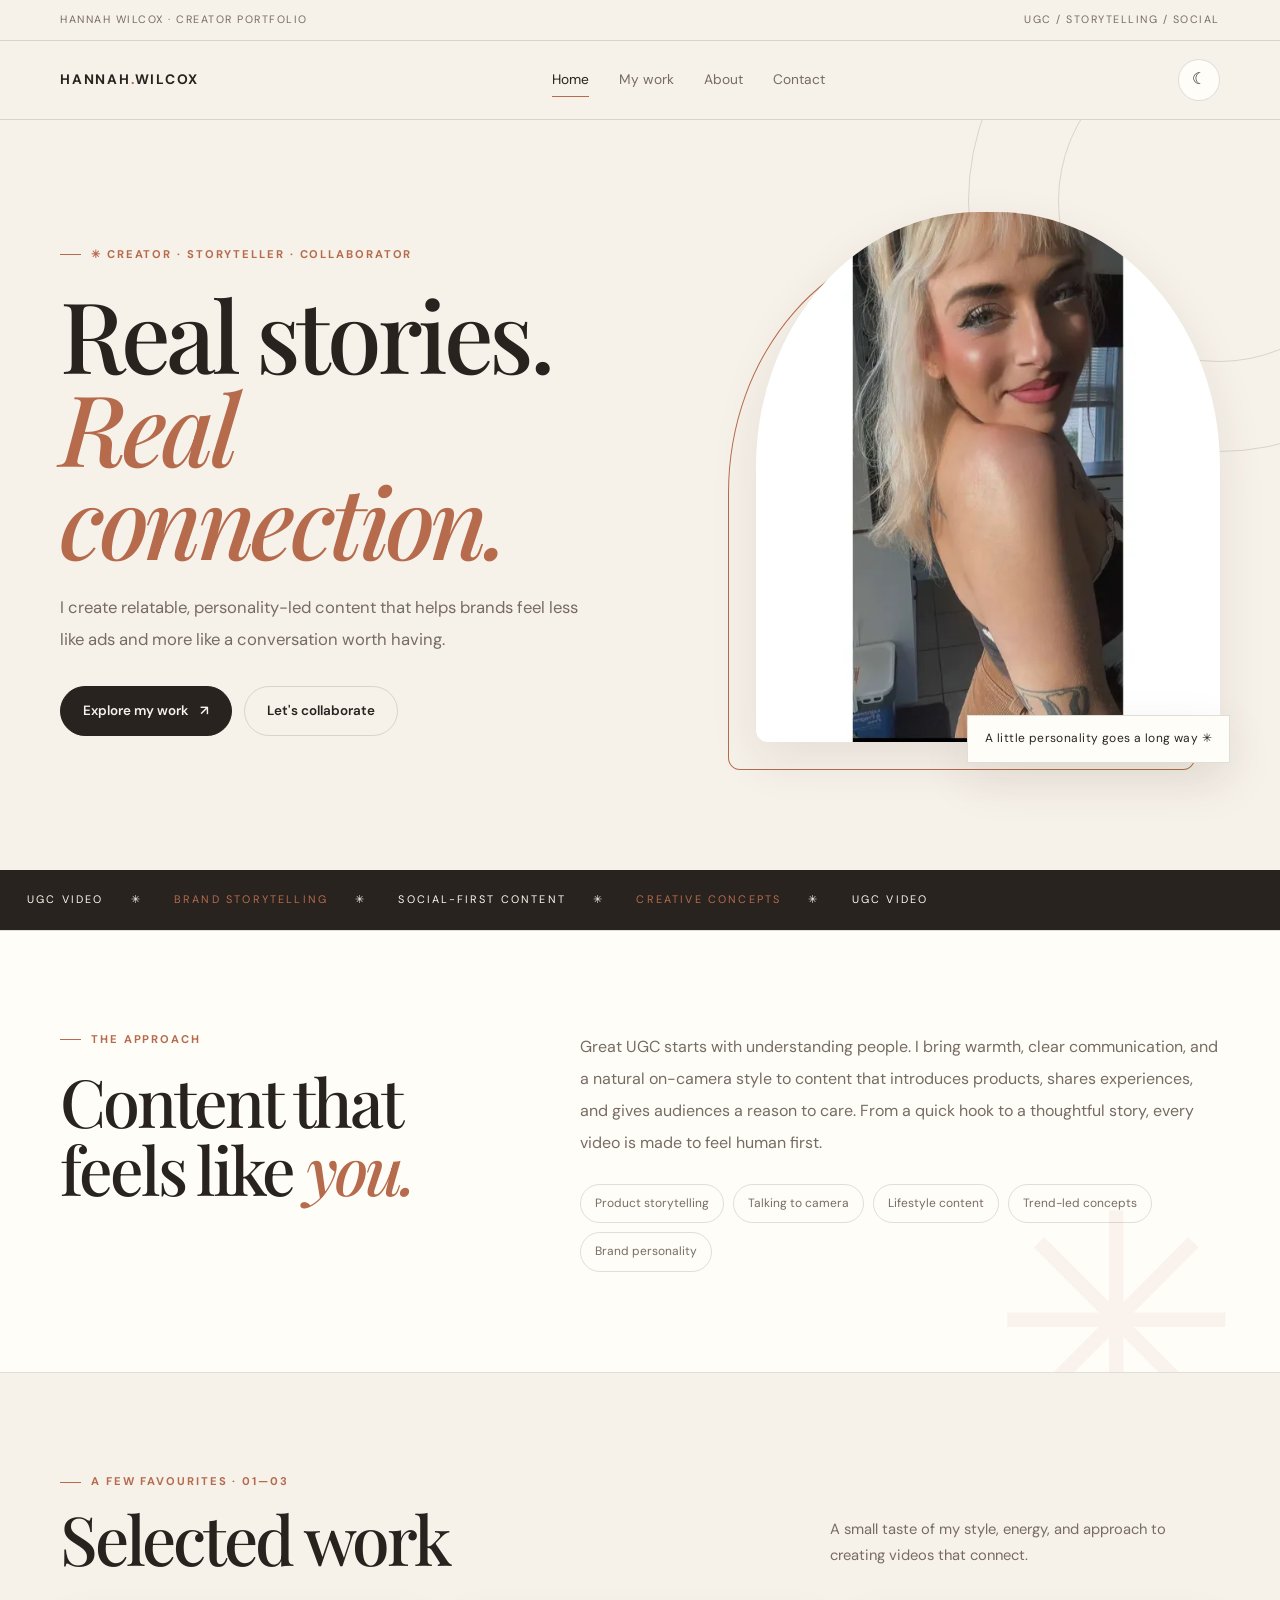
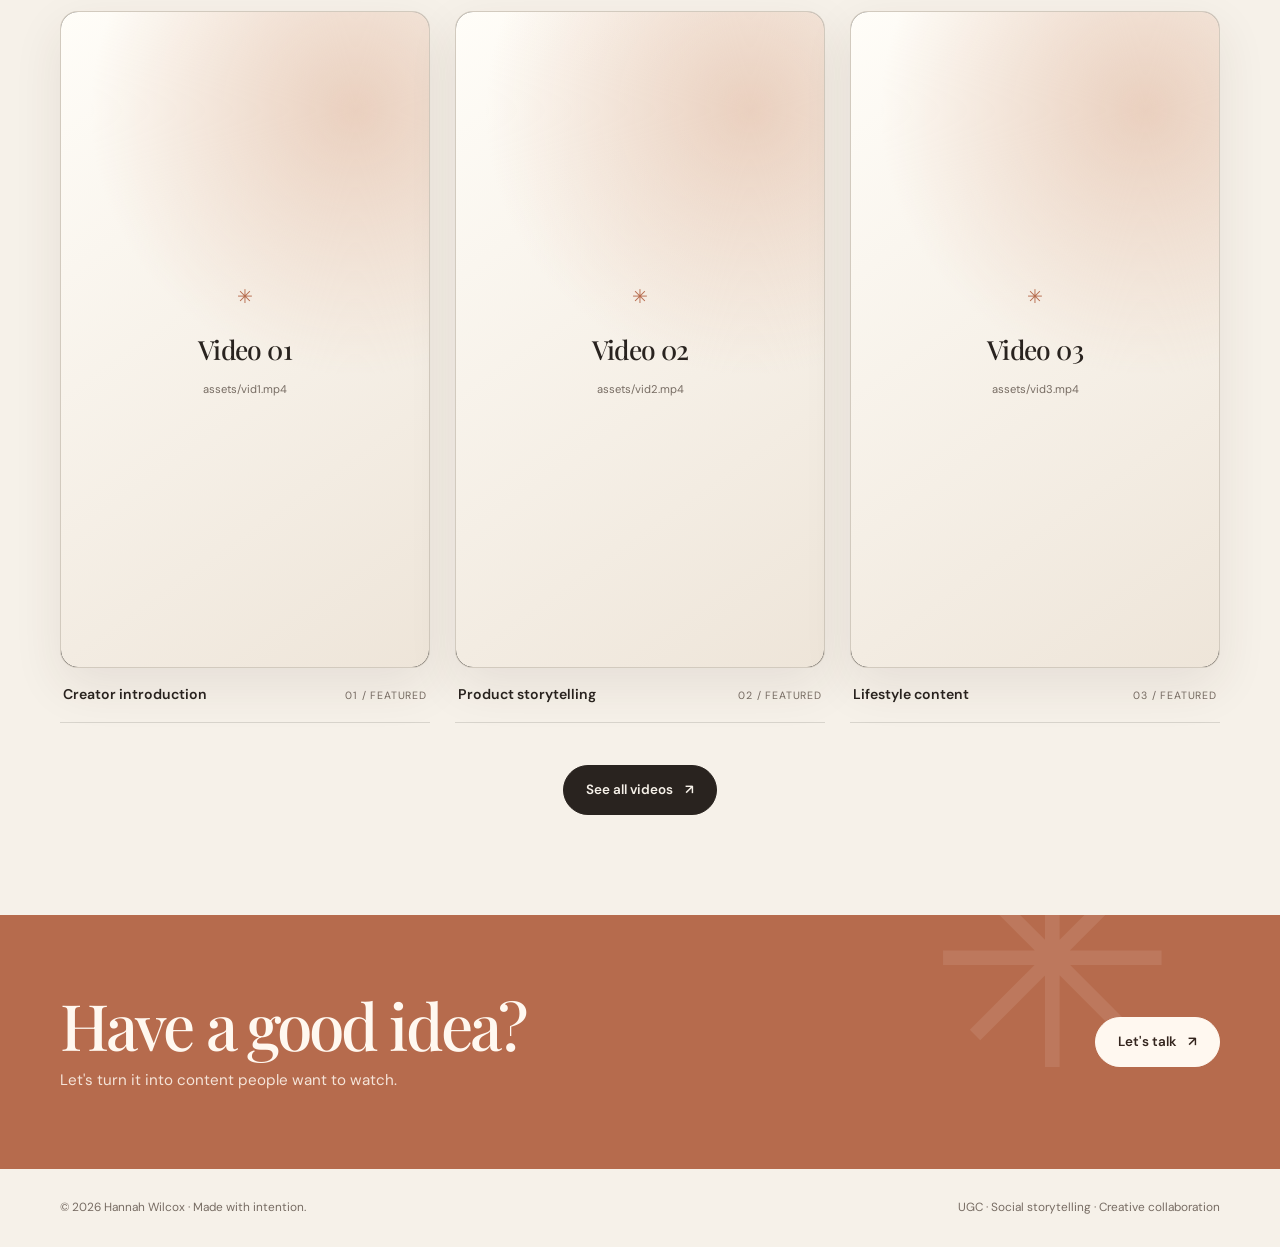
<file: index.html>
<html lang="en" data-theme="light">
<head>
  <meta charset="utf-8">
  <meta name="viewport" content="width=device-width,initial-scale=1">
  <meta name="description" content="Hannah Wilcox — UGC creator and social media storyteller. Authentic, thoughtful content for brands.">
  <title>Hannah Wilcox — UGC Creator</title>
  <link rel="stylesheet" href="style.css">
</head>
<body>

<div class="topline">
  <div class="wrap">
    <span>Hannah Wilcox · Creator portfolio</span>
    <span>UGC / Storytelling / Social</span>
  </div>
</div>

<header class="nav">
  <div class="wrap nav-inner">
    <a class="brand" href="index.html">HANNAH<span>.</span>WILCOX</a>
    <nav class="navlinks" aria-label="Main navigation">
      <a class="active" href="index.html" aria-current="page">Home</a>
      <a href="work.html">My work</a>
      <a href="about.html">About</a>
      <a href="contact.html">Contact</a>
    </nav>
    <div class="nav-actions">
      <button class="theme-toggle" data-theme-toggle aria-label="Toggle light and dark mode">☾</button>
      <button class="menu-toggle" aria-label="Open menu" aria-expanded="false">☰</button>
    </div>
  </div>
</header>

<main>
  <section class="hero">
    <div class="wrap hero-grid">
      <div>
        <div class="eyebrow">✳ Creator · storyteller · collaborator</div>
        <h1>Real stories.<br><em>Real connection.</em></h1>
        <p class="hero-copy">I create relatable, personality-led content that helps brands feel less like ads and more like a conversation worth having.</p>
        <div class="actions">
          <a class="btn" href="work.html">Explore my work <span>↗</span></a>
          <a class="btn btn-outline" href="contact.html">Let's collaborate</a>
        </div>
      </div>

      <div class="hero-photo">
        <img src="assets/pic1.webp" alt="Hannah Wilcox, UGC creator"
          onerror="this.style.objectFit='contain';this.style.padding='25px';this.alt='Add your portrait as assets/pic1.webp';this.src='data:image/svg+xml,%3Csvg xmlns=%22http://www.w3.org/2000/svg%22 width=%22600%22 height=%22700%22 viewBox=%220 0 600 700%22%3E%3Crect width=%22600%22 height=%22700%22 fill=%22%23e9ddd3%22/%3E%3Ctext x=%22300%22 y=%22330%22 text-anchor=%22middle%22 font-family=%22Arial%22 font-size=%2230%22 fill=%22%23776b60%22%3EAdd pic1.webp%3C/text%3E%3Ctext x=%22300%22 y=%22370%22 text-anchor=%22middle%22 font-family=%22Arial%22 font-size=%2218%22 fill=%22%23776b60%22%3Eto the assets folder%3C/text%3E%3C/svg%3E';">
        <div class="photo-note">A little personality goes a long way ✳</div>
      </div>
    </div>
  </section>

  <div class="marquee">
    <span>UGC VIDEO</span>✳
    <span>BRAND STORYTELLING</span>✳
    <span>SOCIAL-FIRST CONTENT</span>✳
    <span>CREATIVE CONCEPTS</span>✳
    <span>UGC VIDEO</span>
  </div>

  <section class="section ugc-band">
    <div class="wrap ugc-grid">
      <div>
        <div class="eyebrow">The approach</div>
        <h2>Content that feels like <em>you.</em></h2>
      </div>
      <div>
        <p class="ugc-text">Great UGC starts with understanding people. I bring warmth, clear communication, and a natural on-camera style to content that introduces products, shares experiences, and gives audiences a reason to care. From a quick hook to a thoughtful story, every video is made to feel human first.</p>
        <div class="pill-list">
          <span class="pill">Product storytelling</span>
          <span class="pill">Talking to camera</span>
          <span class="pill">Lifestyle content</span>
          <span class="pill">Trend-led concepts</span>
          <span class="pill">Brand personality</span>
        </div>
      </div>
    </div>
  </section>

  <section class="section">
    <div class="wrap">
      <div class="section-head">
        <div>
          <div class="eyebrow">A few favourites · 01—03</div>
          <h2>Selected work</h2>
        </div>
        <p>A small taste of my style, energy, and approach to creating videos that connect.</p>
      </div>

      <div class="video-grid" id="featured-videos"></div>

      <div class="center-action">
        <a class="btn" href="work.html">See all videos <span>↗</span></a>
      </div>
    </div>
  </section>

  <section class="cta">
    <div class="wrap">
      <div>
        <h2>Have a good idea?</h2>
        <p>Let's turn it into content people want to watch.</p>
      </div>
      <a class="btn" href="contact.html">Let's talk <span>↗</span></a>
    </div>
  </section>
</main>

<footer class="footer">
  <div class="wrap">
    <span>© 2026 Hannah Wilcox · Made with intention.</span>
    <span>UGC · Social storytelling · Creative collaboration</span>
  </div>
</footer>

<script>
const names = [
  'Creator introduction',
  'Product storytelling',
  'Lifestyle content'
];

const videoFiles = [
  'vid1.mp4',
  'vid2.mp4',
  'vid3.mp4'
];

document.getElementById('featured-videos').innerHTML = names.map((name, i) => `
  <article class="video-card">
    <div class="video-frame">
      <video data-video controls playsinline preload="metadata" src="assets/${videoFiles[i]}" aria-label="${name}"></video>
      <div class="video-placeholder">
        <strong>Video 0${i + 1}</strong>
        <small>assets/${videoFiles[i]}</small>
      </div>
    </div>
    <div class="video-meta">
      <h3>${name}</h3>
      <span>0${i + 1} / FEATURED</span>
    </div>
  </article>
`).join('');
</script>

<script src="script.js"></script>
  <script data-goatcounter="https://diiisco.goatcounter.com/count"
        async src="//gc.zgo.at/count.js"></script>
</body>
</html>
</file>
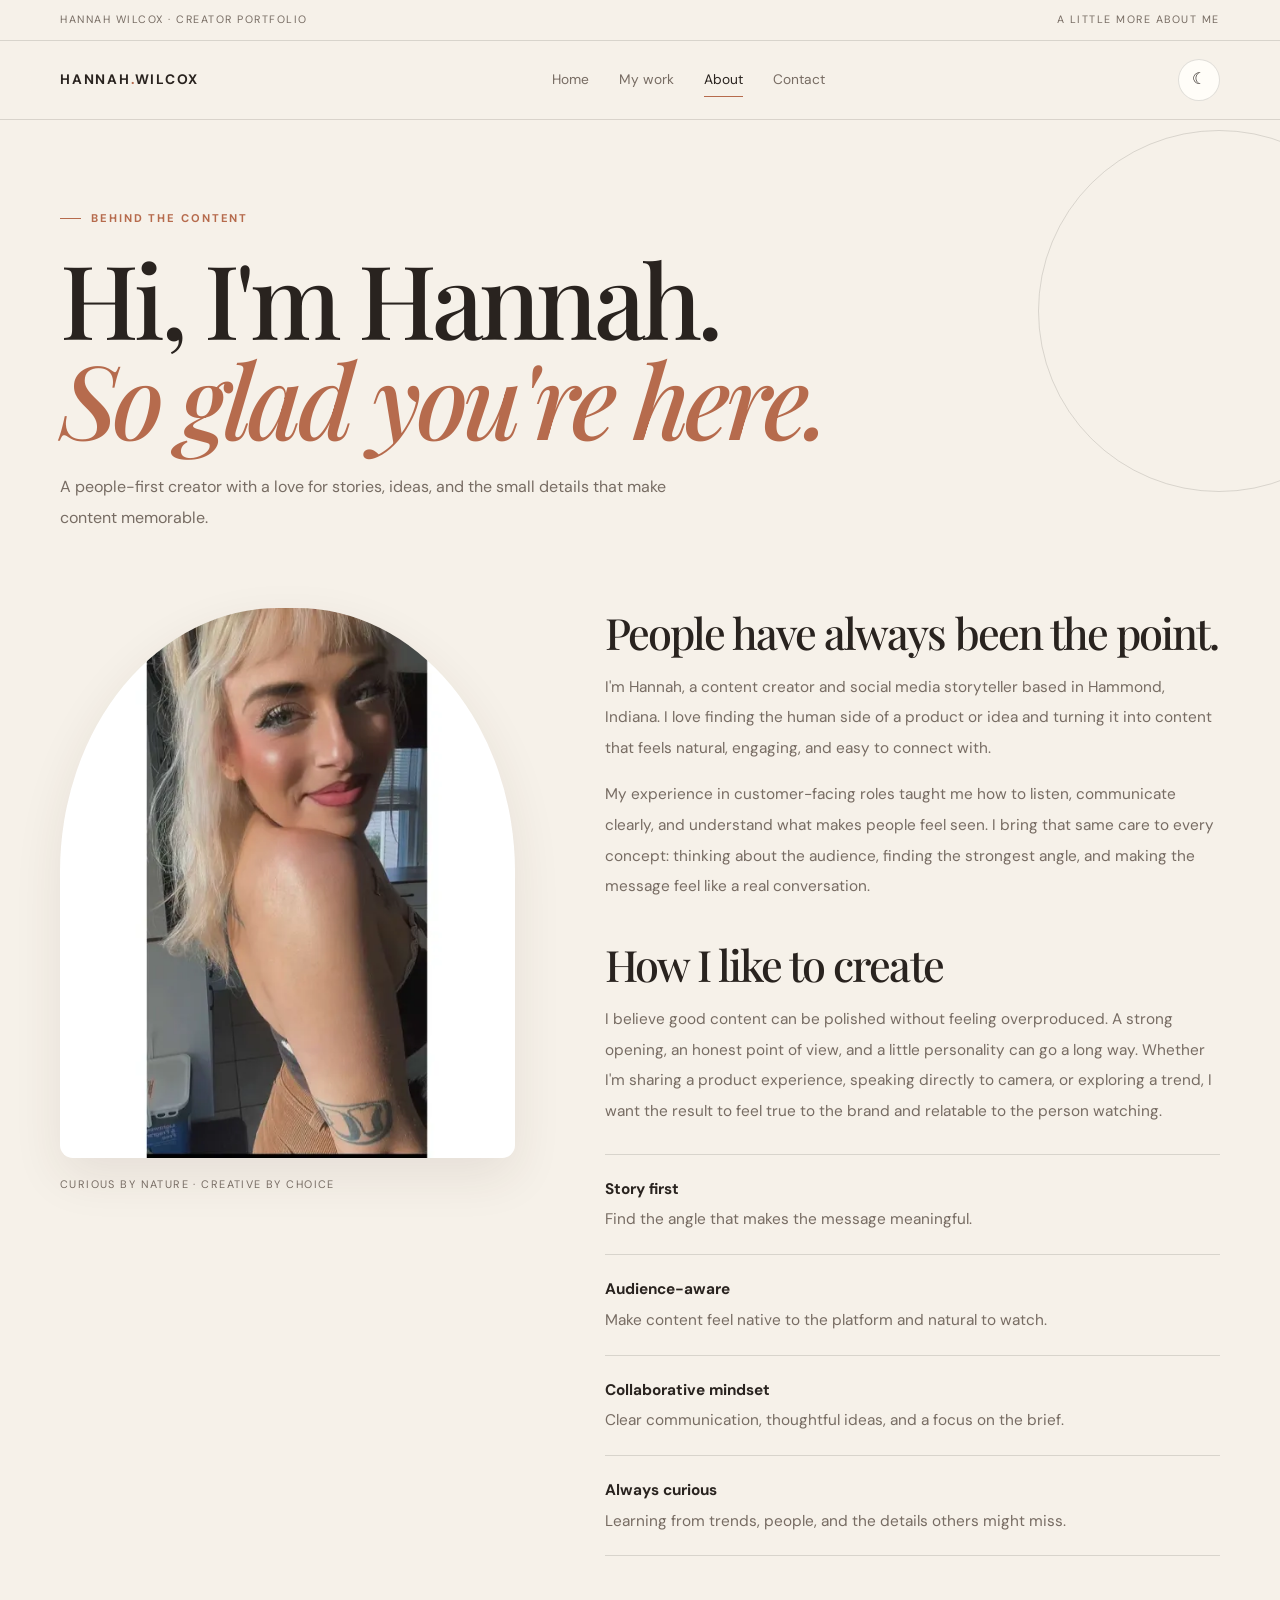
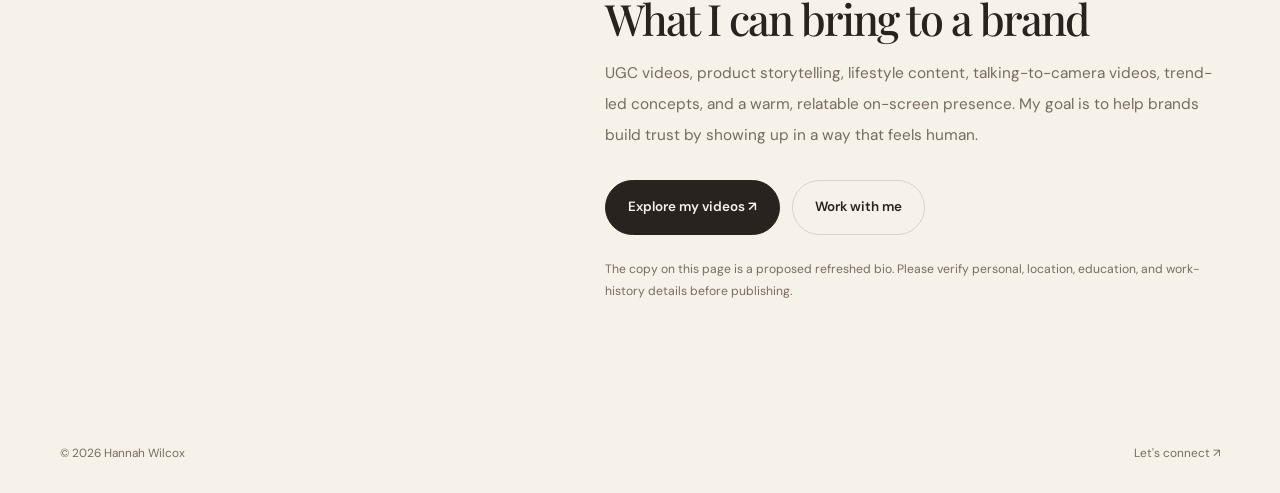
<file: about.html>
<html lang="en" data-theme="light">
<head>
  <meta charset="utf-8">
  <meta name="viewport" content="width=device-width,initial-scale=1">
  <meta name="description" content="Learn more about Hannah Wilcox, UGC creator and social media storyteller.">
  <title>About Hannah — Hannah Wilcox</title>
  <link rel="stylesheet" href="style.css">
</head>
<body>
<div class="topline"><div class="wrap"><span>Hannah Wilcox · Creator portfolio</span><span>A little more about me</span></div></div>
<header class="nav">
  <div class="wrap nav-inner">
    <a class="brand" href="index.html">HANNAH<span>.</span>WILCOX</a>
    <nav class="navlinks" aria-label="Main navigation">
      <a href="index.html">Home</a><a href="work.html">My work</a><a class="active" href="about.html" aria-current="page">About</a><a href="contact.html">Contact</a>
    </nav>
    <div class="nav-actions"><button class="theme-toggle" data-theme-toggle aria-label="Toggle light and dark mode">☾</button><button class="menu-toggle" aria-label="Open menu" aria-expanded="false">☰</button></div>
  </div>
</header>
<main>
  <section class="page-intro"><div class="wrap"><div class="eyebrow">Behind the content</div><h1>Hi, I'm Hannah.<br><em>So glad you're here.</em></h1><p>A people-first creator with a love for stories, ideas, and the small details that make content memorable.</p></div></section>
  <section class="section" style="padding-top:20px">
    <div class="wrap about-grid">
      <aside class="portrait">
        <img src="assets/pic1.webp" alt="Hannah Wilcox" onerror="this.style.objectFit='contain';this.style.padding='25px';this.alt='Add your portrait as assets/pic1.webp';this.src='data:image/svg+xml,%3Csvg xmlns=%22http://www.w3.org/2000/svg%22 width=%22600%22 height=%22700%22%3E%3Crect width=%22600%22 height=%22700%22 fill=%22%23e9ddd3%22/%3E%3Ctext x=%22300%22 y=%22330%22 text-anchor=%22middle%22 font-family=%22Arial%22 font-size=%2230%22 fill=%22%23776b60%22%3EAdd pic1.webp%3C/text%3E%3C/svg%3E';">
        <div class="portrait-caption">Curious by nature · Creative by choice</div>
      </aside>
      <article class="prose">
        <h2>People have always been the point.</h2>
        <p>I'm Hannah, a content creator and social media storyteller based in Hammond, Indiana. I love finding the human side of a product or idea and turning it into content that feels natural, engaging, and easy to connect with.</p>
        <p>My experience in customer-facing roles taught me how to listen, communicate clearly, and understand what makes people feel seen. I bring that same care to every concept: thinking about the audience, finding the strongest angle, and making the message feel like a real conversation.</p>
        <h2>How I like to create</h2>
        <p>I believe good content can be polished without feeling overproduced. A strong opening, an honest point of view, and a little personality can go a long way. Whether I'm sharing a product experience, speaking directly to camera, or exploring a trend, I want the result to feel true to the brand and relatable to the person watching.</p>
        <ul class="experience-list">
          <li><strong>Story first</strong><br>Find the angle that makes the message meaningful.</li>
          <li><strong>Audience-aware</strong><br>Make content feel native to the platform and natural to watch.</li>
          <li><strong>Collaborative mindset</strong><br>Clear communication, thoughtful ideas, and a focus on the brief.</li>
          <li><strong>Always curious</strong><br>Learning from trends, people, and the details others might miss.</li>
        </ul>
        <h2>What I can bring to a brand</h2>
        <p>UGC videos, product storytelling, lifestyle content, talking-to-camera videos, trend-led concepts, and a warm, relatable on-screen presence. My goal is to help brands build trust by showing up in a way that feels human.</p>
        <div class="actions"><a class="btn" href="work.html">Explore my videos ↗</a><a class="btn btn-outline" href="contact.html">Work with me</a></div>
        <p class="fineprint" style="margin-top:24px">The copy on this page is a proposed refreshed bio. Please verify personal, location, education, and work-history details before publishing.</p>
      </article>
    </div>
  </section>
</main>
<footer class="footer"><div class="wrap"><span>© 2026 Hannah Wilcox</span><span><a href="contact.html">Let's connect ↗</a></span></div></footer>
<script src="script.js"></script>
</body>
</html>
</file>
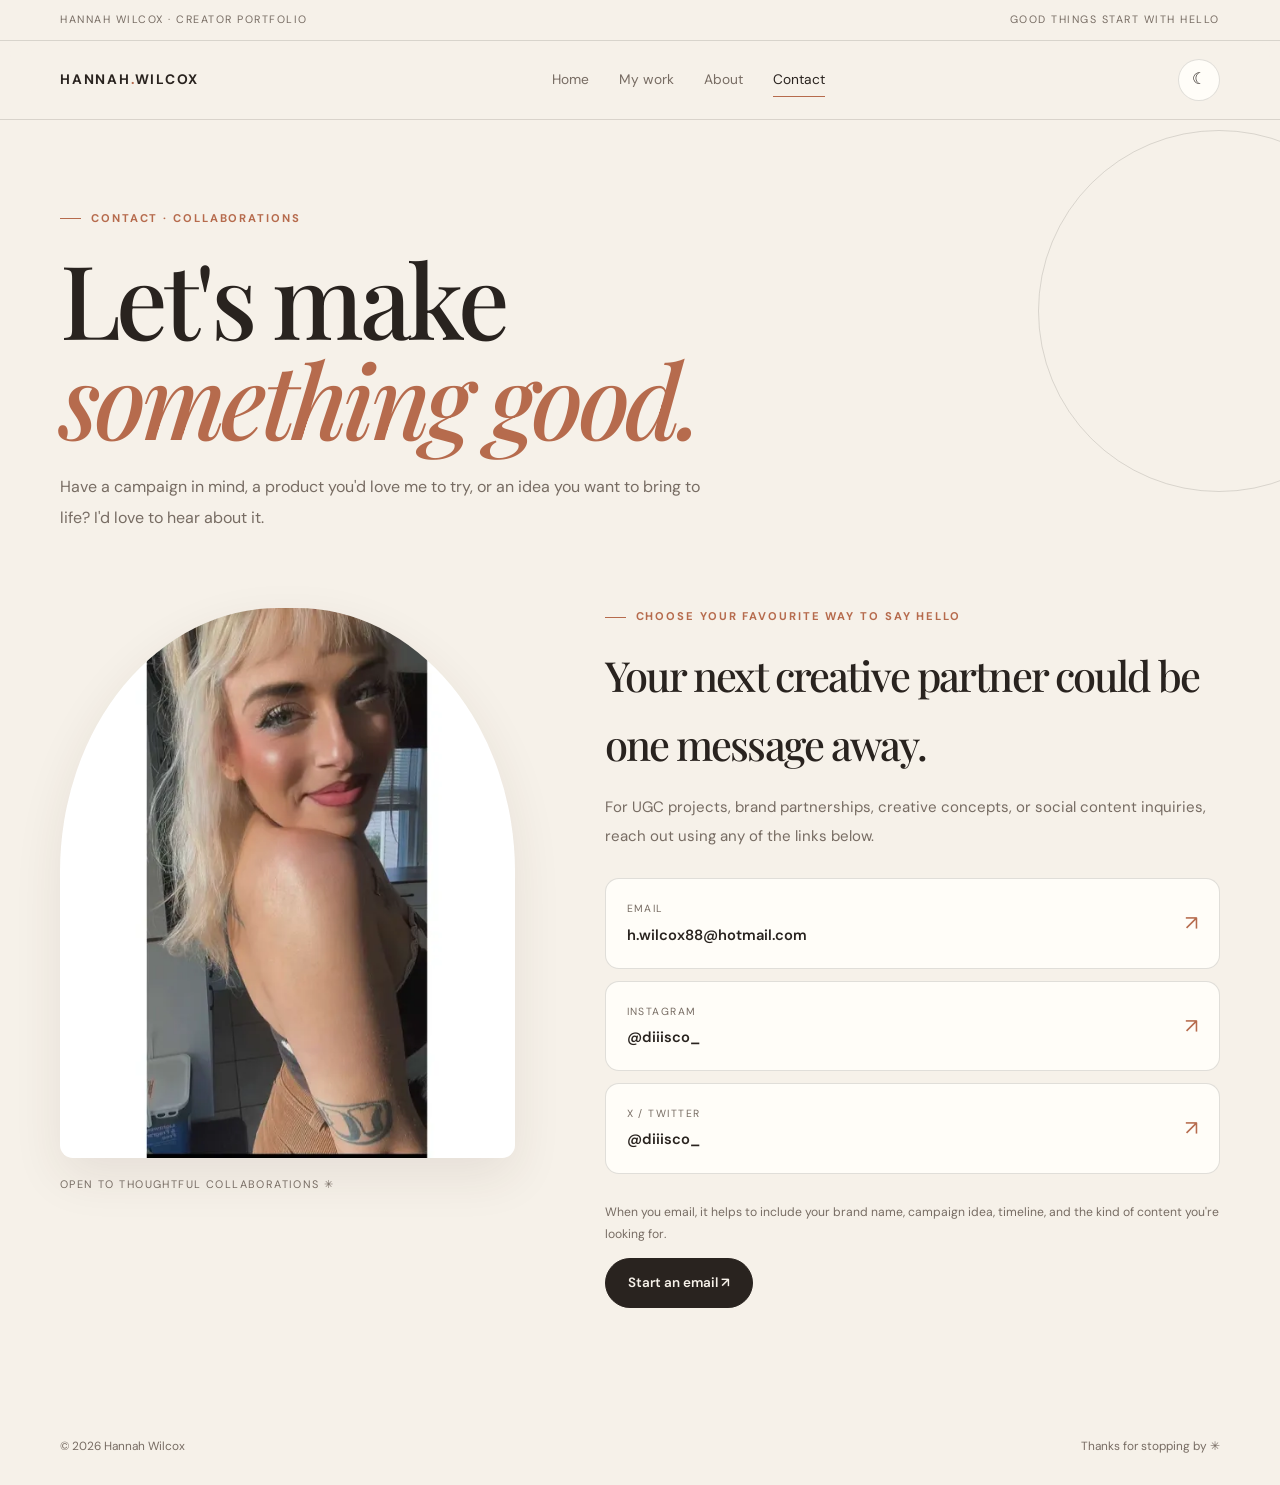
<file: contact.html>
<html lang="en" data-theme="light">
<head>
  <meta charset="utf-8">
  <meta name="viewport" content="width=device-width,initial-scale=1">
  <meta name="description" content="Contact Hannah Wilcox for UGC projects, brand partnerships, and creative collaborations.">
  <title>Contact — Hannah Wilcox</title>
  <link rel="stylesheet" href="style.css">
</head>
<body>
<div class="topline"><div class="wrap"><span>Hannah Wilcox · Creator portfolio</span><span>Good things start with hello</span></div></div>
<header class="nav">
  <div class="wrap nav-inner">
    <a class="brand" href="index.html">HANNAH<span>.</span>WILCOX</a>
    <nav class="navlinks" aria-label="Main navigation">
      <a href="index.html">Home</a><a href="work.html">My work</a><a href="about.html">About</a><a class="active" href="contact.html" aria-current="page">Contact</a>
    </nav>
    <div class="nav-actions"><button class="theme-toggle" data-theme-toggle aria-label="Toggle light and dark mode">☾</button><button class="menu-toggle" aria-label="Open menu" aria-expanded="false">☰</button></div>
  </div>
</header>
<main>
  <section class="page-intro"><div class="wrap"><div class="eyebrow">Contact · collaborations</div><h1>Let's make<br><em>something good.</em></h1><p>Have a campaign in mind, a product you'd love me to try, or an idea you want to bring to life? I'd love to hear about it.</p></div></section>
  <section class="section" style="padding-top:20px">
    <div class="wrap contact-grid">
      <aside class="portrait">
        <img src="assets/pic1.webp" alt="Hannah Wilcox" onerror="this.style.objectFit='contain';this.style.padding='25px';this.alt='Add your portrait as assets/pic1.webp';this.src='data:image/svg+xml,%3Csvg xmlns=%22http://www.w3.org/2000/svg%22 width=%22600%22 height=%22700%22%3E%3Crect width=%22600%22 height=%22700%22 fill=%22%23e9ddd3%22/%3E%3Ctext x=%22300%22 y=%22330%22 text-anchor=%22middle%22 font-family=%22Arial%22 font-size=%2230%22 fill=%22%23776b60%22%3EAdd pic1.webp%3C/text%3E%3C/svg%3E';">
        <div class="portrait-caption">Open to thoughtful collaborations ✳</div>
      </aside>
      <div>
        <div class="eyebrow">Choose your favourite way to say hello</div>
        <h2 class="serif" style="font-size:2.6rem;margin:15px 0">Your next creative partner could be one message away.</h2>
        <p class="contact-note">For UGC projects, brand partnerships, creative concepts, or social content inquiries, reach out using any of the links below.</p>
        <div class="contact-options">
          <a class="contact-option" href="mailto:h.wilcox88@hotmail.com"><span><small>EMAIL</small><strong>h.wilcox88@hotmail.com</strong></span><span class="arrow">↗</span></a>
          <a class="contact-option" href="https://www.instagram.com/diiisco_/" target="_blank" rel="noopener noreferrer"><span><small>INSTAGRAM</small><strong>@diiisco_</strong></span><span class="arrow">↗</span></a>
          <a class="contact-option" href="https://x.com/diiisco_" target="_blank" rel="noopener noreferrer"><span><small>X / TWITTER</small><strong>@diiisco_</strong></span><span class="arrow">↗</span></a>
        </div>
        <p class="fineprint">When you email, it helps to include your brand name, campaign idea, timeline, and the kind of content you're looking for.</p>
        <a class="btn" href="mailto:h.wilcox88@hotmail.com?subject=UGC%20Collaboration%20Inquiry">Start an email ↗</a>
      </div>
    </div>
  </section>
</main>
<footer class="footer"><div class="wrap"><span>© 2026 Hannah Wilcox</span><span>Thanks for stopping by ✳</span></div></footer>
<script src="script.js"></script>
</body>
</html>
</file>
<file: style.css>
/* ==========================================
   HANNAH WILCOX — CREATOR PORTFOLIO
   Style: Editorial × Cinematic × Creative
   ========================================== */

@import url('https://fonts.googleapis.com/css2?family=DM+Sans:wght@400;500;600;700&family=Playfair+Display:ital,wght@0,500;0,600;0,700;1,500;1,600&display=swap');

/* ---------- COLORS & THEME ---------- */

:root {
  color-scheme: light;
  --bg: #f6f1e9;
  --surface: #fffdf8;
  --surface-alt: #eee5d9;
  --text: #29231f;
  --muted: #776c63;
  --line: rgba(41, 35, 31, .14);
  --accent: #b66b4d;
  --accent-dark: #87452f;
  --accent-soft: #ead0bf;
  --dark-panel: #29231f;
  --dark-text: #fff8ef;
  --shadow: 0 18px 50px rgba(62, 42, 29, .09);
  --shadow-hover: 0 24px 60px rgba(62, 42, 29, .16);
  --radius: 18px;
  --ease: cubic-bezier(.2, .7, .25, 1);
}

[data-theme="dark"] {
  color-scheme: dark;
  --bg: #191816;
  --surface: #24221f;
  --surface-alt: #302b27;
  --text: #f7f0e8;
  --muted: #b7aaa0;
  --line: rgba(247, 240, 232, .14);
  --accent: #e0a084;
  --accent-dark: #f0b59a;
  --accent-soft: #49352d;
  --dark-panel: #111110;
  --dark-text: #f7f0e8;
  --shadow: 0 18px 50px rgba(0, 0, 0, .20);
  --shadow-hover: 0 24px 60px rgba(0, 0, 0, .35);
}

/* ---------- FOUNDATION ---------- */

* {
  box-sizing: border-box;
}

html {
  scroll-behavior: smooth;
  scroll-padding-top: 95px;
}

body {
  margin: 0;
  background: var(--bg);
  color: var(--text);
  font-family: 'DM Sans', sans-serif;
  font-size: 16px;
  line-height: 1.65;
  transition: background .3s, color .3s;
}

body::selection {
  background: var(--accent);
  color: white;
}

::selection {
  background: var(--accent);
  color: white;
}

a {
  color: inherit;
  text-decoration: none;
}

img,
video {
  display: block;
  max-width: 100%;
}

button {
  font: inherit;
}

button,
a {
  -webkit-tap-highlight-color: transparent;
}

button:focus-visible,
a:focus-visible {
  outline: 2px solid var(--accent);
  outline-offset: 4px;
}

.wrap {
  width: min(1160px, calc(100% - 48px));
  margin-inline: auto;
}

h1,
h2,
h3,
p {
  margin-top: 0;
}

h1,
h2,
.serif {
  font-family: 'Playfair Display', Georgia, serif;
  font-weight: 500;
  letter-spacing: -.045em;
}

h1 em,
h2 em {
  color: var(--accent);
  font-weight: 500;
}

p {
  text-wrap: pretty;
}

/* ---------- TOP ANNOUNCEMENT BAR ---------- */

.topline {
  padding: 11px 0;
  border-bottom: 1px solid var(--line);
  color: var(--muted);
  font-size: .67rem;
  letter-spacing: .14em;
  text-transform: uppercase;
}

.topline .wrap {
  display: flex;
  align-items: center;
  justify-content: space-between;
  gap: 16px;
}

/* ---------- NAVIGATION ---------- */

.nav {
  position: sticky;
  top: 0;
  z-index: 100;
  background: color-mix(in srgb, var(--bg) 88%, transparent);
  backdrop-filter: blur(18px);
  -webkit-backdrop-filter: blur(18px);
  border-bottom: 1px solid var(--line);
}

.nav-inner {
  min-height: 78px;
  display: flex;
  align-items: center;
  justify-content: space-between;
  gap: 24px;
}

.brand {
  flex-shrink: 0;
  font-size: .86rem;
  font-weight: 700;
  letter-spacing: .13em;
  text-transform: uppercase;
}

.brand span {
  color: var(--accent);
}

.navlinks {
  display: flex;
  align-items: center;
  gap: 30px;
  font-size: .86rem;
}

.navlinks a {
  position: relative;
  padding: 8px 0;
  color: var(--muted);
  transition: color .25s;
}

.navlinks a::after {
  content: "";
  position: absolute;
  right: 0;
  bottom: 2px;
  left: 0;
  height: 1px;
  background: var(--accent);
  transform: scaleX(0);
  transform-origin: right;
  transition: transform .3s var(--ease);
}

.navlinks a:hover,
.navlinks a.active {
  color: var(--text);
}

.navlinks a:hover::after,
.navlinks a.active::after {
  transform: scaleX(1);
  transform-origin: left;
}

.nav-actions {
  display: flex;
  align-items: center;
  gap: 10px;
}

.theme-toggle,
.menu-toggle {
  width: 42px;
  height: 42px;
  display: grid;
  place-items: center;
  border: 1px solid var(--line);
  border-radius: 50%;
  background: var(--surface);
  color: var(--text);
  cursor: pointer;
  transition: background .25s, border-color .25s, transform .25s;
}

.theme-toggle:hover,
.menu-toggle:hover {
  background: var(--accent-soft);
  border-color: var(--accent);
  transform: rotate(-6deg);
}

.menu-toggle {
  display: none;
}

/* ---------- BUTTONS ---------- */

.btn {
  position: relative;
  isolation: isolate;
  overflow: hidden;
  display: inline-flex;
  align-items: center;
  justify-content: center;
  gap: 12px;
  min-height: 49px;
  padding: 13px 22px;
  border: 1px solid var(--text);
  border-radius: 999px;
  background: var(--text);
  color: var(--bg);
  font-size: .84rem;
  font-weight: 600;
  transition:
    transform .3s var(--ease),
    box-shadow .3s,
    color .3s,
    background .3s;
}

.btn::before {
  content: "";
  position: absolute;
  z-index: -1;
  inset: 0;
  background: var(--accent);
  transform: translateY(105%);
  transition: transform .35s var(--ease);
}

.btn:hover {
  color: white;
  border-color: var(--accent);
  transform: translateY(-3px);
  box-shadow: 0 10px 28px rgba(100, 55, 35, .17);
}

.btn:hover::before {
  transform: translateY(0);
}

.btn span {
  display: inline-block;
  transition: transform .25s;
}

.btn:hover span {
  transform: translate(3px, -3px);
}

.btn-outline {
  background: transparent;
  color: var(--text);
  border-color: var(--line);
}

.btn-outline::before {
  background: var(--surface-alt);
}

.btn-outline:hover {
  color: var(--text);
  border-color: var(--accent);
}

/* ---------- SMALL SECTION LABELS ---------- */

.eyebrow {
  display: flex;
  align-items: center;
  gap: 10px;
  color: var(--accent);
  font-size: .7rem;
  font-weight: 700;
  letter-spacing: .17em;
  line-height: 1.6;
  text-transform: uppercase;
}

.eyebrow::before {
  content: "";
  width: 21px;
  height: 1px;
  background: currentColor;
}

/* ---------- HOMEPAGE HERO ---------- */

.hero {
  position: relative;
  overflow: hidden;
  padding: 92px 0 100px;
}

.hero::before {
  content: "";
  position: absolute;
  top: -170px;
  right: -190px;
  width: 500px;
  height: 500px;
  border: 1px solid var(--line);
  border-radius: 50%;
  pointer-events: none;
}

.hero::after {
  content: "";
  position: absolute;
  top: -80px;
  right: -100px;
  width: 320px;
  height: 320px;
  border: 1px solid var(--line);
  border-radius: 50%;
  pointer-events: none;
}

.hero-grid {
  position: relative;
  z-index: 1;
  display: grid;
  grid-template-columns: 1.08fr .92fr;
  align-items: center;
  gap: clamp(45px, 7vw, 100px);
}

.hero h1 {
  max-width: 700px;
  margin: 24px 0 27px;
  font-size: clamp(4rem, 7.7vw, 7.3rem);
  line-height: .94;
}

.hero h1 em {
  display: inline-block;
}

.hero-copy {
  max-width: 530px;
  margin-bottom: 0;
  color: var(--muted);
  font-size: 1.04rem;
  line-height: 1.9;
}

.actions {
  display: flex;
  flex-wrap: wrap;
  gap: 12px;
  margin-top: 30px;
}

/* Portrait treatment */

.hero-photo {
  position: relative;
  padding: 0 0 28px 28px;
}

.hero-photo::before {
  content: "";
  position: absolute;
  inset: 25px 25px 0 0;
  border: 1px solid var(--accent);
  border-radius: 48% 48% 12px 12px;
  transition: inset .4s var(--ease);
}

.hero-photo:hover::before {
  inset: 17px 17px 8px 8px;
}

.hero-photo img {
  position: relative;
  width: 100%;
  height: 530px;
  object-fit: cover;
  object-position: center;
  border-radius: 48% 48% 12px 12px;
  background: var(--surface-alt);
  box-shadow: var(--shadow);
}

.photo-note {
  position: absolute;
  right: -10px;
  bottom: 7px;
  max-width: calc(100% - 20px);
  padding: 13px 17px;
  border: 1px solid var(--line);
  background: var(--surface);
  color: var(--text);
  box-shadow: var(--shadow);
  font-size: .75rem;
  letter-spacing: .035em;
}

/* ---------- MOVING-STYLE TEXT STRIP ---------- */

.marquee {
  overflow: hidden;
  padding: 20px 0;
  border-block: 1px solid var(--line);
  background: var(--dark-panel);
  color: var(--dark-text);
  font-size: .68rem;
  letter-spacing: .2em;
  text-transform: uppercase;
  white-space: nowrap;
}

.marquee span {
  padding: 0 27px;
}

.marquee span:nth-of-type(even) {
  color: var(--accent);
}

/* ---------- GENERAL SECTIONS ---------- */

.section {
  padding: 100px 0;
}

.section-head {
  display: flex;
  align-items: end;
  justify-content: space-between;
  gap: 30px;
  margin-bottom: 37px;
}

.section-head h2 {
  margin: 12px 0 0;
  font-size: clamp(3rem, 5.3vw, 4.8rem);
  line-height: 1.04;
}

.section-head p {
  max-width: 390px;
  margin-bottom: 5px;
  color: var(--muted);
  font-size: .92rem;
  line-height: 1.8;
}

/* ---------- APPROACH / SERVICES BAND ---------- */

.ugc-band {
  position: relative;
  overflow: hidden;
  background: var(--surface);
  border-block: 1px solid var(--line);
}

.ugc-band::after {
  content: "✳";
  position: absolute;
  right: 3%;
  bottom: -105px;
  color: var(--accent);
  opacity: .06;
  font-size: 300px;
  line-height: 1;
  pointer-events: none;
}

.ugc-grid {
  position: relative;
  z-index: 1;
  display: grid;
  grid-template-columns: .82fr 1.18fr;
  align-items: start;
  gap: 75px;
}

.ugc-grid h2 {
  margin: 18px 0 0;
  font-size: clamp(3rem, 5.2vw, 5rem);
  line-height: 1.03;
}

.ugc-text {
  color: var(--muted);
  font-size: 1rem;
  line-height: 2;
}

.pill-list {
  display: flex;
  flex-wrap: wrap;
  gap: 9px;
  margin-top: 25px;
}

.pill {
  display: inline-flex;
  align-items: center;
  padding: 9px 14px;
  border: 1px solid var(--line);
  border-radius: 999px;
  background: transparent;
  color: var(--muted);
  font-size: .75rem;
  transition:
    background .25s,
    color .25s,
    border-color .25s,
    transform .25s;
}

.pill:hover {
  transform: translateY(-2px);
  border-color: var(--accent);
  background: var(--accent-soft);
  color: var(--text);
}

/* ---------- VIDEO CARDS ---------- */

.video-grid {
  display: grid;
  grid-template-columns: repeat(3, minmax(0, 1fr));
  gap: 25px;
}

.video-card {
  min-width: 0;
}

.video-frame {
  position: relative;
  isolation: isolate;
  overflow: hidden;
  aspect-ratio: 9 / 16;
  border: 1px solid var(--line);
  border-radius: var(--radius);
  background: var(--surface-alt);
  box-shadow: var(--shadow);
  transition:
    transform .4s var(--ease),
    box-shadow .4s;
}

.video-card:hover .video-frame {
  transform: translateY(-6px);
  box-shadow: var(--shadow-hover);
}

.video-frame video {
  position: relative;
  z-index: 1;
  width: 100%;
  height: 100%;
  object-fit: cover;
  background: var(--surface-alt);
}

/* Placeholder remains visible until the video loads */

.video-placeholder {
  position: absolute;
  z-index: 2;
  inset: 0;
  display: flex;
  flex-direction: column;
  align-items: center;
  justify-content: center;
  padding: 20px;
  background:
    radial-gradient(circle at 80% 15%, var(--accent-soft), transparent 42%),
    linear-gradient(145deg, var(--surface), var(--surface-alt));
  color: var(--muted);
  text-align: center;
  transition: opacity .3s, visibility .3s;
}

.video-placeholder::before {
  content: "✳";
  margin-bottom: 16px;
  color: var(--accent);
  font-size: 1.2rem;
}

.video-placeholder strong {
  color: var(--text);
  font-family: 'Playfair Display', Georgia, serif;
  font-size: 1.65rem;
  font-weight: 500;
  letter-spacing: -.025em;
}

.video-placeholder small {
  margin-top: 8px;
  font-size: .7rem;
  overflow-wrap: anywhere;
}

.video-placeholder.hidden {
  opacity: 0;
  visibility: hidden;
  pointer-events: none;
}

.video-meta {
  display: flex;
  align-items: baseline;
  justify-content: space-between;
  gap: 10px;
  padding: 16px 3px;
  border-bottom: 1px solid var(--line);
}

.video-meta h3 {
  margin: 0;
  font-size: .88rem;
  font-weight: 600;
  line-height: 1.5;
}

.video-meta span {
  flex-shrink: 0;
  color: var(--muted);
  font-size: .66rem;
  letter-spacing: .08em;
}

.center-action {
  margin-top: 42px;
  text-align: center;
}

/* ---------- CALL TO ACTION ---------- */

.cta {
  position: relative;
  overflow: hidden;
  padding: 76px 0;
  background: var(--accent);
  color: #fff8f0;
}

.cta::after {
  content: "✳";
  position: absolute;
  top: -100px;
  right: 8%;
  color: rgba(255, 255, 255, .09);
  font-size: 300px;
  line-height: 1;
  pointer-events: none;
}

.cta .wrap {
  position: relative;
  z-index: 1;
  display: flex;
  align-items: center;
  justify-content: space-between;
  gap: 35px;
}

.cta h2 {
  margin: 0 0 10px;
  font-size: clamp(2.8rem, 5vw, 4.4rem);
  line-height: 1.05;
}

.cta p {
  margin: 0;
  color: rgba(255, 248, 240, .86);
  font-size: .95rem;
}

.cta .btn {
  flex-shrink: 0;
  border-color: #fff8f0;
  background: #fff8f0;
  color: #34251e;
}

.cta .btn::before {
  background: var(--dark-panel);
}

.cta .btn:hover {
  border-color: var(--dark-panel);
  color: #fff8f0;
}

/* ---------- FOOTER ---------- */

.footer {
  padding: 29px 0;
  color: var(--muted);
  font-size: .74rem;
}

.footer .wrap {
  display: flex;
  align-items: center;
  justify-content: space-between;
  flex-wrap: wrap;
  gap: 14px;
}

.footer a {
  transition: color .2s;
}

.footer a:hover {
  color: var(--accent);
}

/* ---------- INNER PAGE INTRO ---------- */

.page-intro {
  position: relative;
  overflow: hidden;
  padding: 90px 0 55px;
}

.page-intro::after {
  content: "";
  position: absolute;
  top: 10px;
  right: -120px;
  width: 360px;
  height: 360px;
  border: 1px solid var(--line);
  border-radius: 50%;
  pointer-events: none;
}

.page-intro .wrap {
  position: relative;
  z-index: 1;
}

.page-intro h1 {
  margin: 20px 0 0;
  font-size: clamp(3.7rem, 8vw, 6.8rem);
  line-height: .98;
}

.page-intro p {
  max-width: 650px;
  margin: 24px 0 0;
  color: var(--muted);
  font-size: 1rem;
  line-height: 1.9;
}

.page-intro .pill-list {
  margin-top: 25px;
}

/* ---------- WORK PAGE ---------- */

.work-grid {
  display: grid;
  grid-template-columns: repeat(4, minmax(0, 1fr));
  gap: 30px 19px;
  padding-bottom: 90px;
}

.work-grid .video-frame {
  border-radius: 13px;
}

.work-grid .video-placeholder {
  padding: 13px;
}

.work-grid .video-placeholder strong {
  font-size: 1.3rem;
}

.work-grid .video-placeholder small {
  font-size: .66rem;
}

.work-grid .video-meta {
  align-items: flex-start;
}

.work-grid .video-meta h3 {
  font-size: .8rem;
}

.work-grid .video-meta span {
  font-size: .63rem;
}

/* ---------- ABOUT & CONTACT ---------- */

.about-grid,
.contact-grid {
  display: grid;
  grid-template-columns: .85fr 1.15fr;
  align-items: start;
  gap: clamp(40px, 7vw, 95px);
}

.portrait {
  position: sticky;
  top: 115px;
}

.portrait img {
  width: 100%;
  height: 550px;
  object-fit: cover;
  object-position: center;
  border-radius: 48% 48% 13px 13px;
  background: var(--surface-alt);
  box-shadow: var(--shadow);
}

.portrait-caption {
  margin-top: 17px;
  color: var(--muted);
  font-size: .68rem;
  letter-spacing: .13em;
  line-height: 1.8;
  text-transform: uppercase;
}

.prose {
  color: var(--muted);
  font-size: .96rem;
  line-height: 2;
}

.prose h2 {
  margin: 38px 0 14px;
  color: var(--text);
  font-size: clamp(2rem, 3.4vw, 2.7rem);
  line-height: 1.15;
}

.prose h2:first-child {
  margin-top: 0;
}

.prose strong {
  color: var(--text);
}

.experience-list {
  margin: 27px 0;
  padding: 0;
  list-style: none;
}

.experience-list li {
  padding: 19px 0;
  border-top: 1px solid var(--line);
}

.experience-list li:last-child {
  border-bottom: 1px solid var(--line);
}

.prose .actions {
  margin-top: 30px;
}

.fineprint {
  color: var(--muted);
  font-size: .76rem;
  line-height: 1.8;
}

/* Contact details */

.contact-options {
  display: grid;
  gap: 12px;
  margin: 28px 0;
}

.contact-option {
  display: flex;
  align-items: center;
  justify-content: space-between;
  gap: 15px;
  padding: 21px;
  border: 1px solid var(--line);
  border-radius: 14px;
  background: var(--surface);
  transition:
    transform .3s var(--ease),
    border-color .3s,
    box-shadow .3s;
}

.contact-option:hover {
  transform: translateY(-3px);
  border-color: var(--accent);
  box-shadow: var(--shadow);
}

.contact-option small {
  display: block;
  margin-bottom: 5px;
  color: var(--muted);
  font-size: .65rem;
  letter-spacing: .14em;
}

.contact-option strong {
  font-size: .92rem;
  font-weight: 600;
  overflow-wrap: anywhere;
}

.contact-option .arrow {
  flex-shrink: 0;
  color: var(--accent);
  font-size: 1.3rem;
  transition: transform .25s;
}

.contact-option:hover .arrow {
  transform: translate(3px, -3px);
}

.contact-note {
  color: var(--muted);
  font-size: .94rem;
  line-height: 1.9;
}

/* ---------- UTILITY ---------- */

.hidden {
  display: none !important;
}

[hidden] {
  display: none !important;
}

/* ---------- TABLET ---------- */

@media (max-width: 950px) {
  .wrap {
    width: min(100% - 40px, 1160px);
  }

  .navlinks {
    gap: 18px;
  }

  .hero {
    padding: 75px 0 85px;
  }

  .hero-grid {
    gap: 40px;
  }

  .hero h1 {
    font-size: clamp(3.7rem, 7vw, 5.7rem);
  }

  .hero-photo img {
    height: 450px;
  }

  .ugc-grid {
    gap: 42px;
  }

  .work-grid {
    grid-template-columns: repeat(3, minmax(0, 1fr));
  }

  .about-grid,
  .contact-grid {
    gap: 38px;
  }

  .portrait img {
    height: 450px;
  }
}

/* ---------- MOBILE ---------- */

@media (max-width: 650px) {
  .wrap {
    width: calc(100% - 30px);
  }

  .topline {
    padding: 10px 0;
    letter-spacing: .07em;
  }

  .topline .wrap {
    gap: 8px;
    font-size: .57rem;
  }

  .nav-inner {
    min-height: 68px;
    gap: 12px;
  }

  .brand {
    font-size: .76rem;
    letter-spacing: .09em;
  }

  .nav-actions {
    gap: 7px;
  }

  .theme-toggle,
  .menu-toggle {
    width: 39px;
    height: 39px;
  }

  .menu-toggle {
    display: grid;
    place-items: center;
  }

  .navlinks {
    position: absolute;
    top: 67px;
    right: 0;
    left: 0;
    display: none;
    align-items: stretch;
    gap: 0;
    padding: 12px 22px 20px;
    border-bottom: 1px solid var(--line);
    background: var(--bg);
    box-shadow: var(--shadow);
  }

  .navlinks.open {
    display: flex;
    flex-direction: column;
  }

  .navlinks a {
    padding: 13px 0;
    border-bottom: 1px solid var(--line);
    font-size: .9rem;
  }

  .navlinks a:last-child {
    border-bottom: 0;
  }

  .navlinks a::after {
    display: none;
  }

  .hero {
    padding: 55px 0 65px;
  }

  .hero::before {
    top: 150px;
    right: -250px;
    width: 350px;
    height: 350px;
  }

  .hero::after {
    display: none;
  }

  .hero-grid {
    grid-template-columns: 1fr;
    gap: 40px;
  }

  .hero h1 {
    margin: 19px 0 20px;
    font-size: clamp(3.55rem, 13vw, 5.4rem);
    line-height: .96;
  }

  .hero-copy {
    font-size: .96rem;
    line-height: 1.85;
  }

  .actions {
    gap: 10px;
    margin-top: 24px;
  }

  .actions .btn {
    width: 100%;
  }

  .hero-photo {
    width: min(100%, 430px);
    margin-inline: auto;
    padding: 0 0 23px 20px;
  }

  .hero-photo::before {
    inset: 20px 20px 0 0;
  }

  .hero-photo img {
    height: 460px;
  }

  .photo-note {
    right: -3px;
    bottom: 4px;
    padding: 11px 13px;
    font-size: .69rem;
  }

  .marquee {
    padding: 17px 0;
    font-size: .61rem;
  }

  .marquee span {
    padding: 0 17px;
  }

  .section {
    padding: 66px 0;
  }

  .section-head {
    align-items: flex-start;
    flex-direction: column;
    gap: 14px;
    margin-bottom: 25px;
  }

  .section-head h2 {
    font-size: clamp(2.8rem, 10vw, 4rem);
  }

  .section-head p {
    font-size: .87rem;
  }

  .ugc-grid {
    grid-template-columns: 1fr;
    gap: 18px;
  }

  .ugc-grid h2 {
    font-size: clamp(2.9rem, 10vw, 4rem);
  }

  .ugc-text {
    font-size: .94rem;
    line-height: 1.9;
  }

  .pill-list {
    gap: 8px;
    margin-top: 20px;
  }

  .pill {
    padding: 8px 11px;
    font-size: .7rem;
  }

  .video-grid {
    grid-template-columns: repeat(2, minmax(0, 1fr));
    gap: 20px 12px;
  }

  .video-frame {
    border-radius: 11px;
  }

  .video-placeholder {
    padding: 9px;
  }

  .video-placeholder::before {
    margin-bottom: 8px;
    font-size: .9rem;
  }

  .video-placeholder strong {
    font-size: 1.08rem;
  }

  .video-placeholder small {
    font-size: .61rem;
  }

  .video-meta {
    display: block;
    padding: 12px 2px;
  }

  .video-meta h3 {
    margin-bottom: 4px;
    font-size: .77rem;
  }

  .video-meta span {
    font-size: .62rem;
  }

  .center-action {
    margin-top: 30px;
  }

  .cta {
    padding: 55px 0;
  }

  .cta .wrap {
    align-items: flex-start;
    flex-direction: column;
    gap: 24px;
  }

  .cta h2 {
    font-size: clamp(2.7rem, 10vw, 3.8rem);
  }

  .cta p {
    font-size: .9rem;
    line-height: 1.8;
  }

  .page-intro {
    padding: 60px 0 35px;
  }

  .page-intro::after {
    top: 100px;
    right: -230px;
  }

  .page-intro h1 {
    font-size: clamp(3.4rem, 12vw, 5rem);
    line-height: 1;
  }

  .page-intro p {
    font-size: .93rem;
    line-height: 1.85;
  }

  .work-grid {
    grid-template-columns: repeat(2, minmax(0, 1fr));
    gap: 23px 12px;
    padding-bottom: 65px;
  }

  .work-grid .video-frame {
    border-radius: 10px;
  }

  .work-grid .video-placeholder strong {
    font-size: 1.02rem;
  }

  .work-grid .video-placeholder small {
    font-size: .58rem;
  }

  .work-grid .video-meta h3 {
    font-size: .73rem;
  }

  .work-grid .video-meta span {
    font-size: .59rem;
  }

  .about-grid,
  .contact-grid {
    grid-template-columns: 1fr;
    gap: 35px;
  }

  .portrait {
    position: static;
    width: min(100%, 420px);
  }

  .portrait img {
    height: 460px;
  }

  .prose {
    font-size: .92rem;
    line-height: 1.9;
  }

  .prose h2 {
    font-size: 2.15rem;
  }

  .contact-option {
    padding: 17px;
  }

  .contact-option strong {
    font-size: .84rem;
  }

  .footer {
    padding: 25px 0;
  }

  .footer .wrap {
    align-items: flex-start;
    flex-direction: column;
    gap: 8px;
  }
}

/* ---------- SMALL PHONES ---------- */

@media (max-width: 370px) {
  .topline .wrap {
    font-size: .51rem;
  }

  .brand {
    font-size: .68rem;
  }

  .hero h1 {
    font-size: 3.2rem;
  }

  .video-grid,
  .work-grid {
    gap: 18px 9px;
  }

  .video-meta h3,
  .work-grid .video-meta h3 {
    font-size: .68rem;
  }

  .work-grid .video-meta span {
    font-size: .54rem;
  }

  .hero-photo img,
  .portrait img {
    height: 400px;
  }
}

/* ---------- REDUCED MOTION ACCESSIBILITY ---------- */

@media (prefers-reduced-motion: reduce) {
  *,
  *::before,
  *::after {
    scroll-behavior: auto !important;
    animation-duration: .01ms !important;
    animation-iteration-count: 1 !important;
    transition-duration: .01ms !important;
  }
}
</file>
